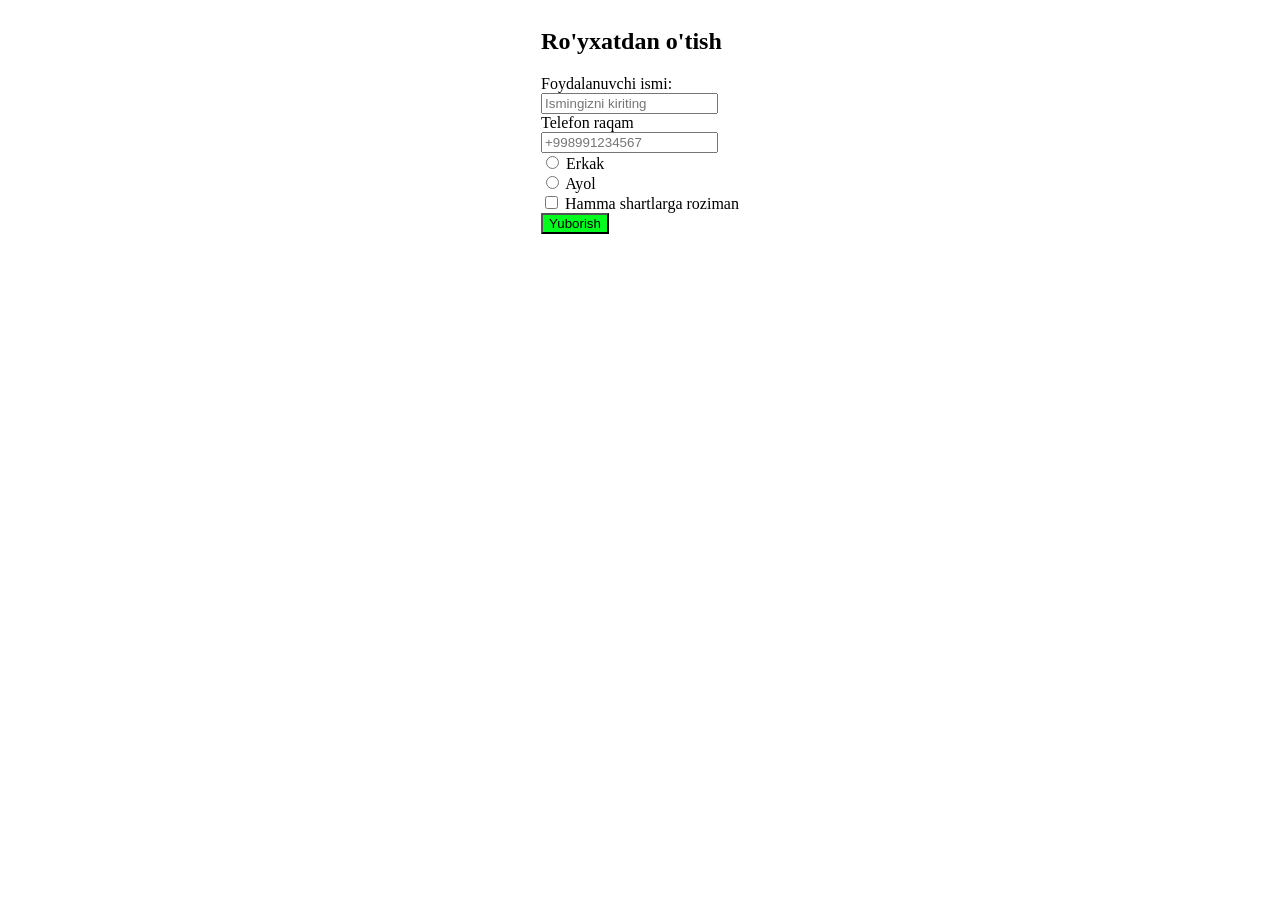
<file: 1-dars/Uyga vazifa/index.html>
<!DOCTYPE html>
<html>
    <head>
        <title>Css dan foydalanish</title>
        <link rel="stylesheet" href="style.css">
        <style>
            button {
         background-color: red;
         }

            .yuborish-btn {
         background-color: rgb(0, 255, 30);
         }
        </style>
    </head>
    <body style="display: flex; justify-content: center; align-items: center; min-height: 100px">
        <div class="register-card">
            <form>
                <h2>Ro'yxatdan o'tish</h2>
                <label for="name">Foydalanuvchi ismi:</label><br>
                <input type="text" placeholder="Ismingizni kiriting"><br>

                <label for="tel">Telefon raqam</label><br>
                <input type="tel" id="tel-input" placeholder="+998991234567"><br>

                <input type="radio" id="erkak" name="jins" value="erkak">
                <label for="erkak">Erkak</label><br>

                <input type="radio" id="ayol" name="jins" value="ayol">
                <label for="ayol">Ayol</label><br>

                <input type="checkbox" id="shartlar">
                <label for="shartlar">Hamma shartlarga roziman</label><br>

                <button type="submit" class="yuborish-btn">Yuborish</button>
            </form>

        </div>
    </body>
</html>
</file>
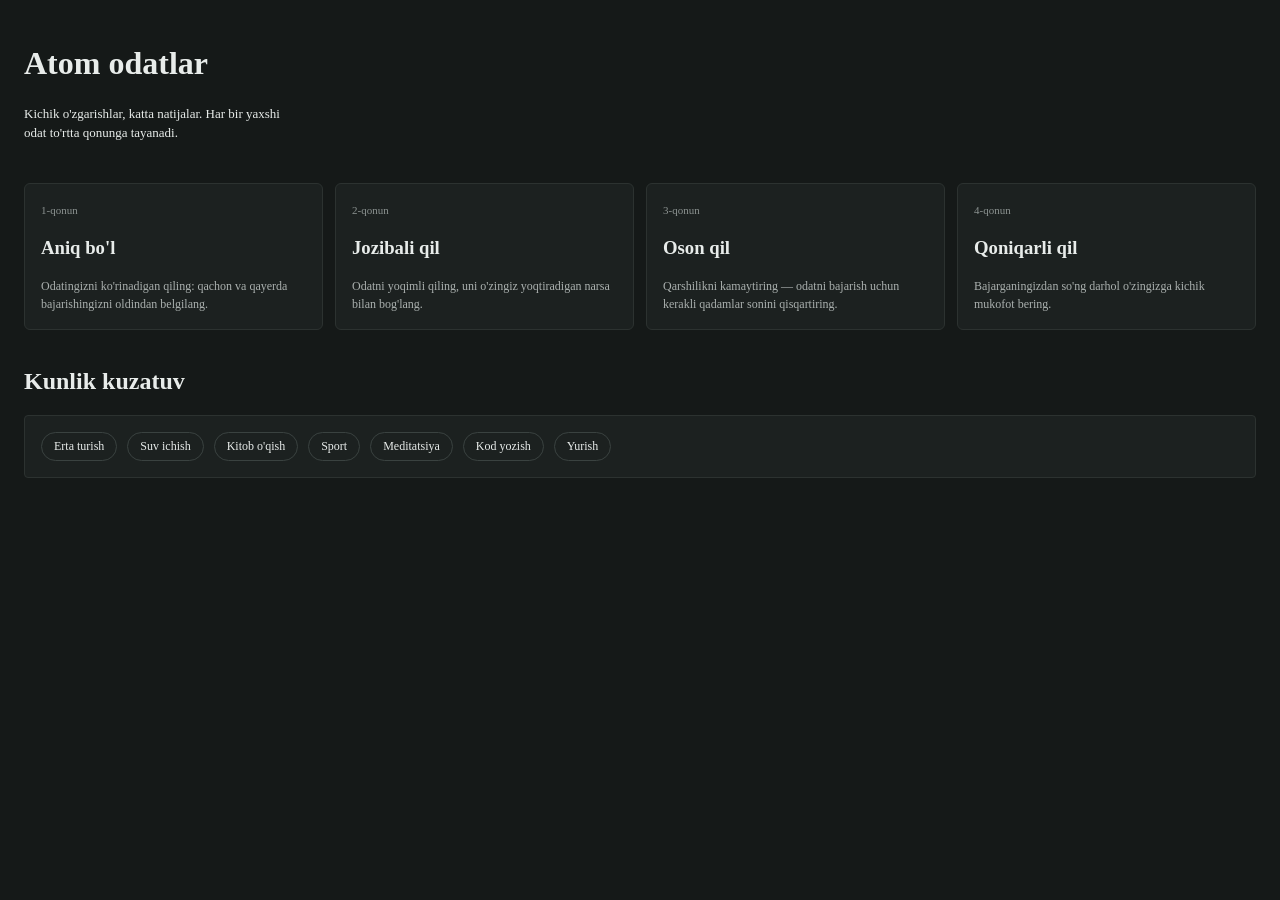
<file: 7-dars/classwork/index.html>
<!DOCTYPE html>
<html lang="uz">
<head>
<meta charset="UTF-8">
<meta name="viewport" content="width=device-width, initial-scale=1">
<title>Atom odatlar</title>
<link rel="stylesheet" href="style.css">
</head>
<body>
  <h1>Atom odatlar</h1>
  <p class="boshi">Kichik o'zgarishlar, katta natijalar. Har bir yaxshi odat to'rtta qonunga tayanadi.</p>

  <section class="joylashuv">
    <article class="blok">
      <small>1-qonun</small>
      <h3>Aniq bo'l</h3>
      <p>Odatingizni ko'rinadigan qiling: qachon va qayerda bajarishingizni oldindan belgilang.</p>
    </article>
    <article class="blok">
      <small>2-qonun</small>
      <h3>Jozibali qil</h3>
      <p>Odatni yoqimli qiling, uni o'zingiz yoqtiradigan narsa bilan bog'lang.</p>
    </article>
    <article class="blok">
      <small>3-qonun</small>
      <h3>Oson qil</h3>
      <p>Qarshilikni kamaytiring — odatni bajarish uchun kerakli qadamlar sonini qisqartiring.</p>
    </article>
    <article class="blok">
      <small>4-qonun</small>
      <h3>Qoniqarli qil</h3>
      <p>Bajarganingizdan so'ng darhol o'zingizga kichik mukofot bering.</p>
    </article>
  </section>

  <br>
  <h2>Kunlik kuzatuv</h2>
  <div class="past">
    <span class="ichi">Erta turish</span>
    <span class="ichi">Suv ichish</span>
    <span class="ichi">Kitob o'qish</span>
    <span class="ichi">Sport</span>
    <span class="ichi">Meditatsiya</span>
    <span class="ichi">Kod yozish</span>
    <span class="ichi">Yurish</span>
  </div>

</body>
</html>
</file>
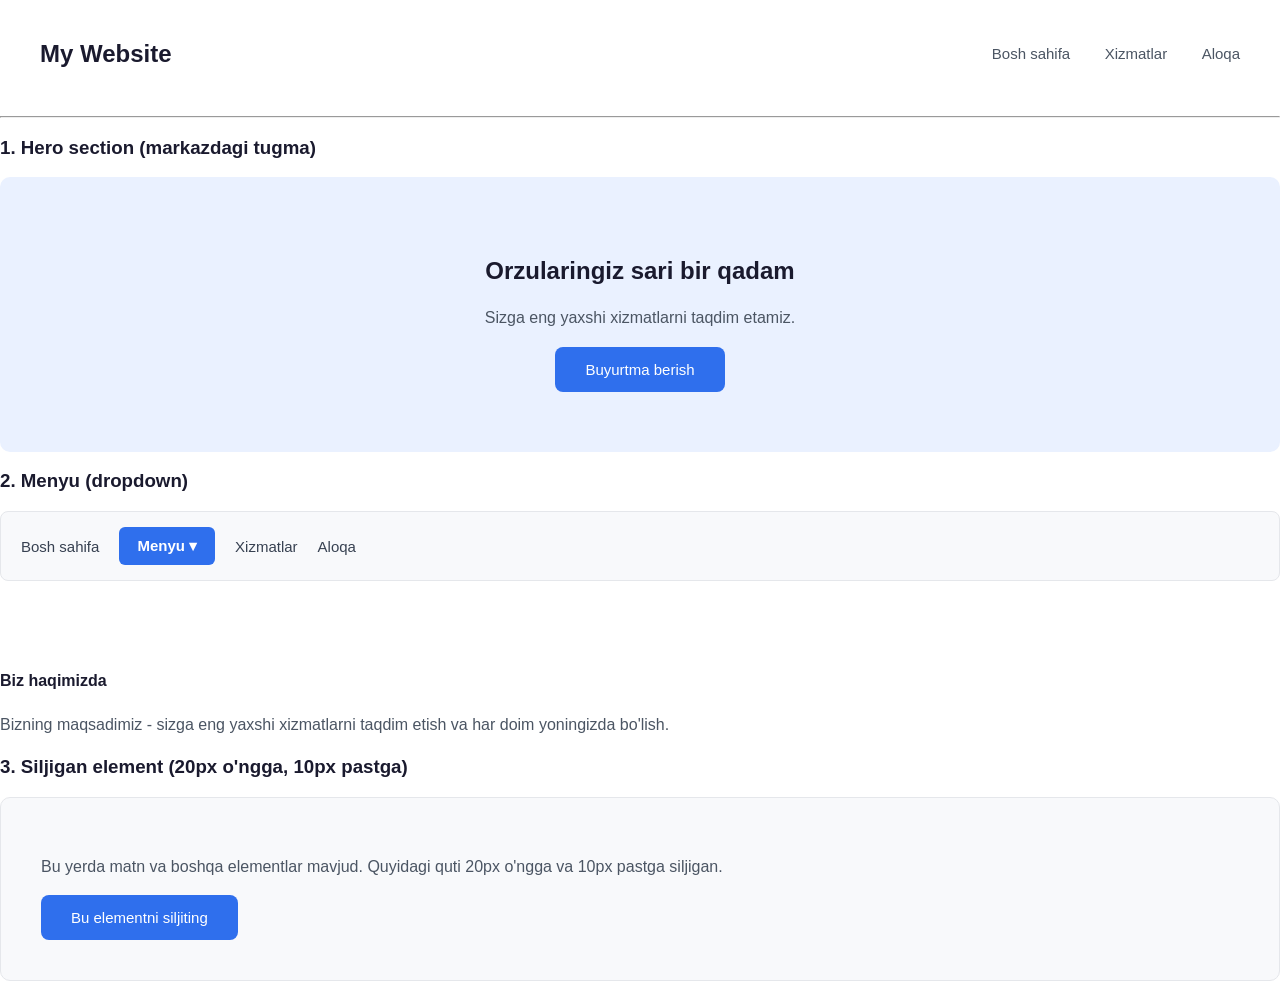
<file: 8-dars/hometask/index.html>
<!DOCTYPE html>
<html lang="uz">
<head>
<meta charset="UTF-8">
<meta name="viewport" content="width=device-width, initial-scale=1.0">
<title>My Website</title>
<link rel="stylesheet" href="style.css">
</head>
<body>

    <header class="main-header">
        <div><h2>My Website</h2></div>
        <nav class="navbar">
            <a href="#">Bosh sahifa</a>
            <a href="#">Xizmatlar</a>
            <a href="#">Aloqa</a>
        </nav>
    </header><hr>
    <div>
        <h3>1. Hero section (markazdagi tugma)</h3>
        <section class="hero">
            <h1>Orzularingiz sari bir qadam</h1>
            <p>Sizga eng yaxshi xizmatlarni taqdim etamiz.</p>
            <button class="btn-primary">Buyurtma berish</button>
        </section>
    </div>
    <div>
        <h3>2. Menyu (dropdown)</h3>
        <div class="menu-bar">
            <a href="#">Bosh sahifa</a>
            <div class="dropdown">
                <button class="dropdown-toggle">
                    Menyu ▾
                </button>
                <ul class="dropdown-menu">
                    <li><a href="#">Bo'lim A</a></li>
                    <li><a href="#">Bo'lim B</a></li>
                </ul>
            </div>
            <a href="#">Xizmatlar</a>
            <a href="#">Aloqa</a>
        </div>

        <div class="about">
            <h4>Biz haqimizda</h4>
            <p>Bizning maqsadimiz - sizga eng yaxshi xizmatlarni taqdim etish va har doim yoningizda bo'lish.</p>
        </div>
    </div>
    <div>
        <h3>3. Siljigan element (20px o'ngga, 10px pastga)</h3>
        <div class="shift-box">
            <p>Bu yerda matn va boshqa elementlar mavjud. Quyidagi quti 20px o'ngga va 10px pastga siljigan.</p>
            <button class="btn-primary ">Bu elementni siljiting</button>
        </div>
    </div>

</body>
</html>
</file>
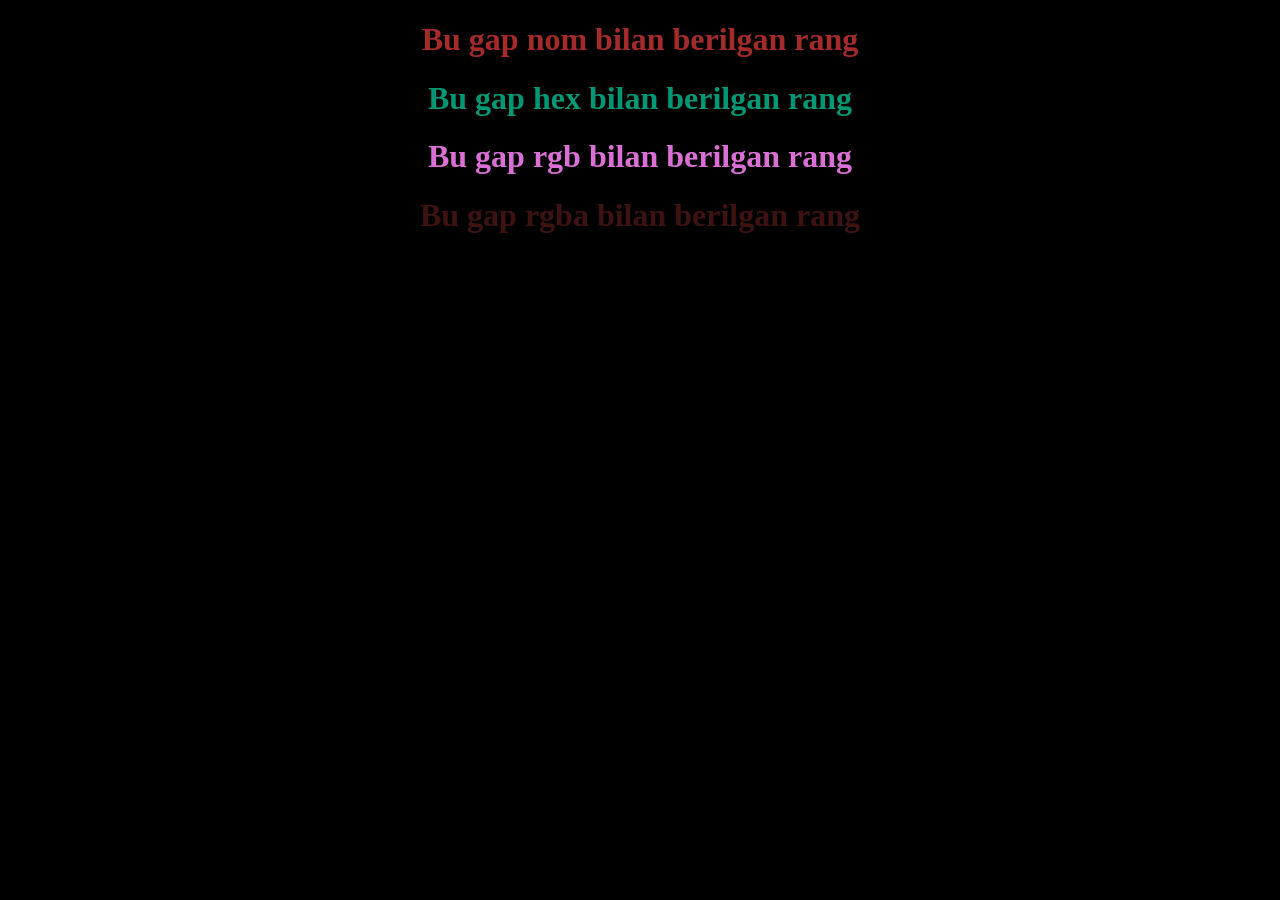
<file: 2-dars/Uyga vazifa 2-dars/Rang.html>
<!DOCTYPE html>
<html lang="en">
<head>
    <meta charset="UTF-8">
    <meta name="viewport" content="width=device-width, initial-scale=1.0">
    <title>Ranglar bilan ishlash</title>
    <style>
     .rang1{
        color: brown;
    }
    .rang2{
        color: #009874;
    }
    .rang3{
        color: rgb(218,112,214)
    }
    .rang4{
        color: rgba(158, 44, 44, 0.4);
    }
    </style>
</head>
<body style="background-color: black;">
   <div class="rang1">
    <h1 style="display: flex; justify-content: center; align-items: center;">Bu gap nom bilan berilgan rang</h1>
   </div>
   <div class="rang2">
    <h1 style="display: flex; justify-content: center; align-items: center;">Bu gap hex bilan berilgan rang</h1>
   </div>
   <div class="rang3">
    <h1 style="display: flex; justify-content: center; align-items: center;">Bu gap rgb bilan berilgan rang</h1>
   </div>
   <div class="rang4">
    <h1 style="display: flex; justify-content: center; align-items: center;">Bu gap rgba bilan berilgan rang</h1>
    </div>
</body>
</html>
</file>
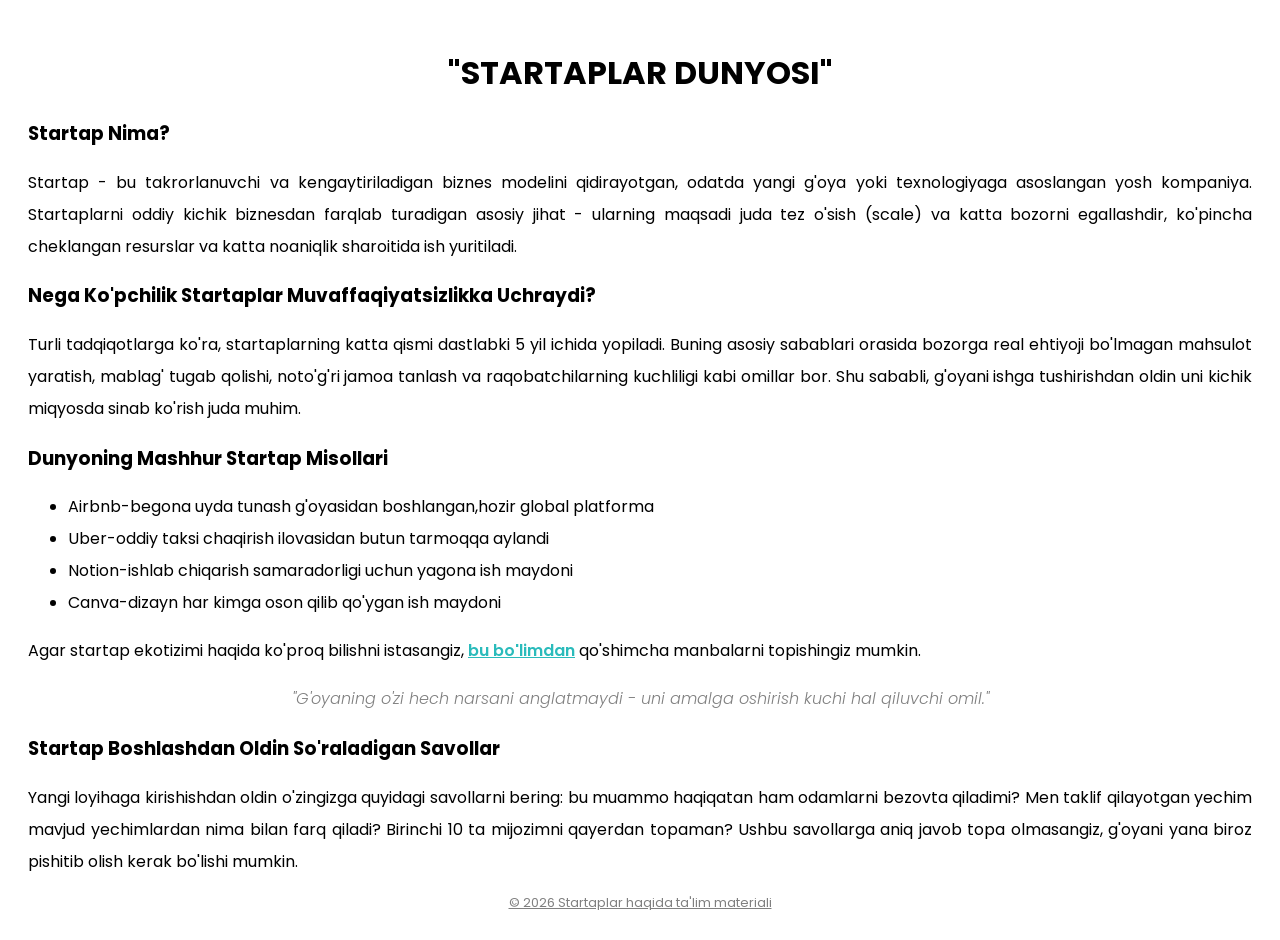
<file: 3-dars/Uyga vazifa/Matn va shrift.html>
<!DOCTYPE html>
<html lang="en">
<head>
    <meta charset="UTF-8">
    <meta name="viewport" content="width=device-width, initial-scale=1.0">
    <title>Namuna</title>
    <link rel="preconnect" href="https://fonts.googleapis.com">
    <link rel="preconnect" href="https://fonts.gstatic.com" crossorigin>
    <link href="https://fonts.googleapis.com/css2?family=Montserrat:ital,wght@0,100..900;1,100..900&family=Poppins:ital,wght@0,100;0,200;0,300;0,400;0,500;0,600;0,700;0,800;0,900;1,100;1,200;1,300;1,400;1,500;1,600;1,700;1,800;1,900&display=swap" rel="stylesheet">
    <style>
        body{
            font-family:  "Poppins", curving;
            padding: 20px;
        }
        h1{
            font-family:  "Poppins", curving;
            font-weight: 700;
            text-transform: uppercase;
            text-align: center;
        }
        p{
            line-height: 2;
            text-align: justify;
        }
        a{
            color:rgba(38, 186, 186, 0.979);
            font-weight: 600;
            
            
        }
        .manoligap{
            color: grey;
            text-align: center;
            font-weight: 300;
        }
        footer{
            color: grey;
            font-size: 0.8rem;
            text-decoration: underline;
            text-align: center;
        }
    </style>
</head>
<body>
    <h1>"Startaplar dunyosi"</h1>
    <h3><b>Startap Nima?</b></h3>
    <p>
        Startap - bu takrorlanuvchi va kengaytiriladigan biznes modelini qidirayotgan, odatda
        yangi g'oya yoki texnologiyaga asoslangan yosh kompaniya. Startaplarni oddiy kichik
        biznesdan farqlab turadigan asosiy jihat - ularning maqsadi juda tez o'sish (scale) va
        katta bozorni egallashdir, ko'pincha cheklangan resurslar va katta noaniqlik sharoitida
        ish yuritiladi.
    </p>
    <h3>Nega Ko'pchilik Startaplar Muvaffaqiyatsizlikka Uchraydi?</h3>
    <p>
        Turli tadqiqotlarga ko'ra, startaplarning katta qismi dastlabki 5 yil ichida yopiladi.
        Buning asosiy sabablari orasida bozorga real ehtiyoji bo'lmagan mahsulot yaratish,
        mablag' tugab qolishi, noto'g'ri jamoa tanlash va raqobatchilarning kuchliligi kabi
        omillar bor. Shu sababli, g'oyani ishga tushirishdan oldin uni kichik miqyosda sinab
        ko'rish juda muhim.
    </p>
    <h3>Dunyoning Mashhur Startap Misollari</h3>
    <p>
        <ul style="line-height: 2;">
            <li>Airbnb-begona uyda tunash g'oyasidan boshlangan,hozir global platforma</li>
            <li>Uber-oddiy taksi chaqirish ilovasidan butun tarmoqqa aylandi</li>
            <li>Notion-ishlab chiqarish samaradorligi uchun yagona ish maydoni</li>
            <li>Canva-dizayn har kimga oson qilib qo'ygan ish maydoni</li>
        </ul>
    </p>
    <p>
        Agar startap ekotizimi haqida ko'proq bilishni istasangiz, <a href=" # "> bu bo'limdan</a> qo'shimcha
        manbalarni topishingiz mumkin.</p>
        <p class="manoligap"> <i>
            "G'oyaning o'zi hech narsani anglatmaydi - uni amalga oshirish kuchi hal
            qiluvchi omil."
         </i></p>
    <h3>Startap Boshlashdan Oldin So'raladigan Savollar</h3>
    <p>
        Yangi loyihaga kirishishdan oldin o'zingizga quyidagi savollarni bering: bu muammo
        haqiqatan ham odamlarni bezovta qiladimi? Men taklif qilayotgan yechim mavjud
        yechimlardan nima bilan farq qiladi? Birinchi 10 ta mijozimni qayerdan topaman?
        Ushbu savollarga aniq javob topa olmasangiz, g'oyani yana biroz pishitib olish kerak
        bo'lishi mumkin.
    </p>
    <footer>
        &copy; 2026 Startaplar haqida ta'lim materiali
    </footer>
</body>
</html>
</file>
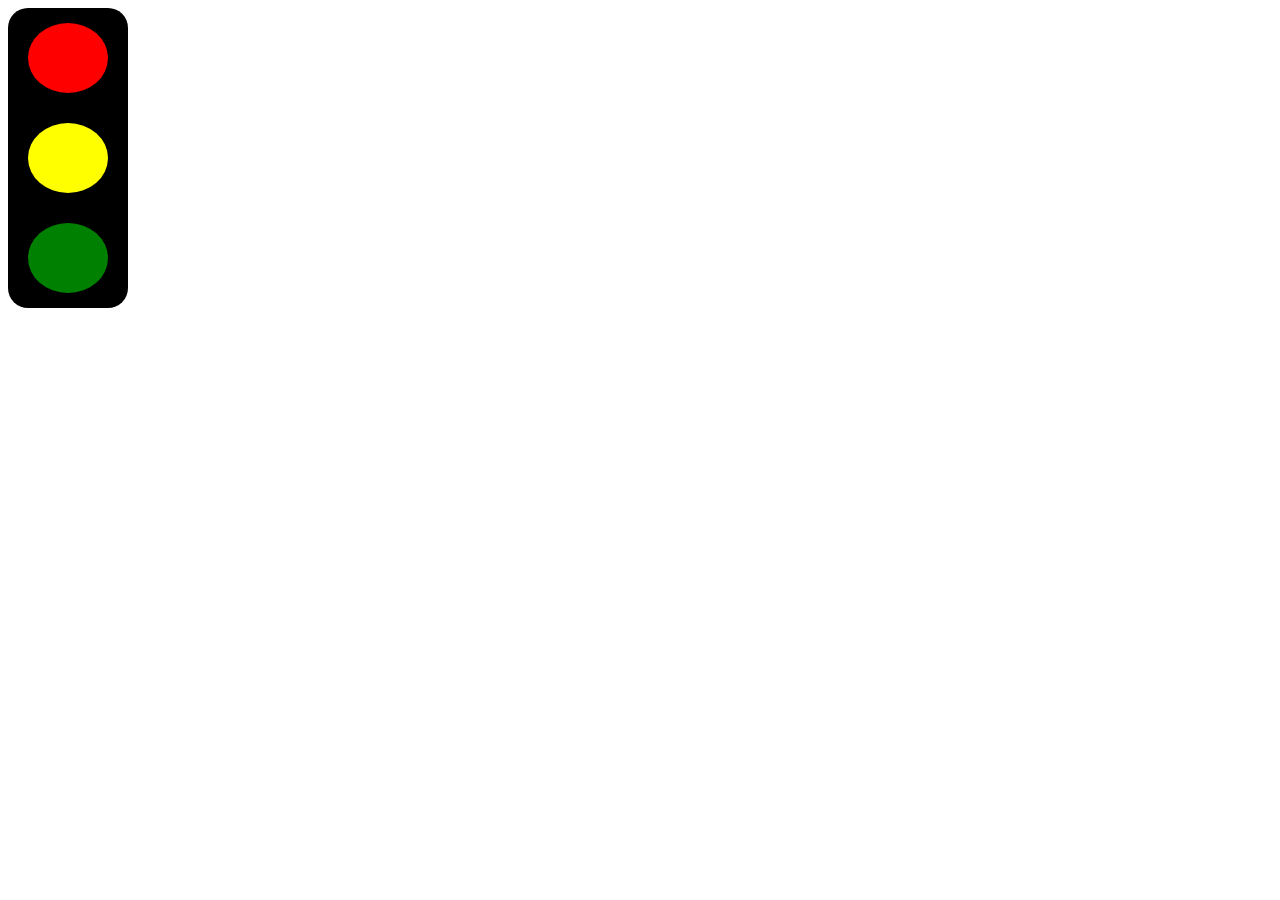
<file: 4-dars/h.w/margin,border.html>
<!DOCTYPE html>
<html lang="en">
<head>
    <meta charset="UTF-8">
    <meta name="viewport" content="width=device-width, initial-scale=1.0">
    <title>Svetofor</title>
    <style>
        .svetofor{
            width: 120px;
            border-radius: 20px;
            background-color: black;
            display: flex;
            align-items: center;
            height: 300px;
            flex-direction: column;

        }
        .chiroq{
            box-sizing: border-box;
            width: 80px;
            height: 80px;
            border-radius: 50%;
            margin: 15px;
        }
        .qizil{background-color: red;
        }
        .sariq{background-color: yellow;
        }
        .yashil{background-color: green;
        }
    </style>
</head>
<body>
    <div class="svetofor">
        <div class=" chiroq qizil"></div>
        <div class=" chiroq sariq"></div>
        <div class=" chiroq yashil"></div>
    </div>
</body>
<!-- (3*80px)+(2*margin:15px)=270px -->
</html>
</file>
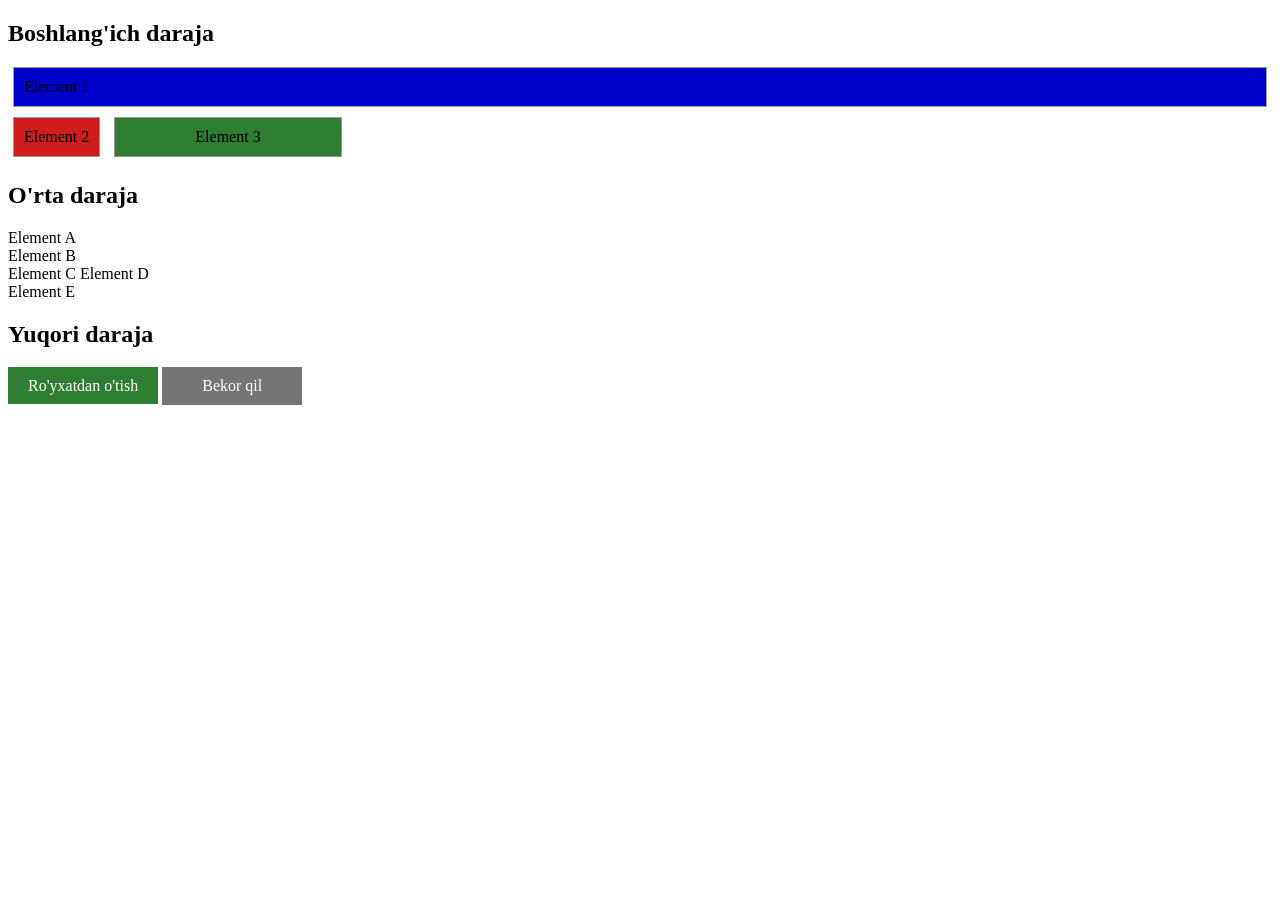
<file: 5-dars/classwork/amaliyot.html>
<!DOCTYPE html>
<html lang="en">
<head>
    <meta charset="UTF-8">
    <meta name="viewport" content="width=device-width, initial-scale=1.0">
    <title>Daraja</title>
    <style>
       .item { background: #eee; border: 1px solid #999; padding: 10px; margin: 5px;
     }


        .item1 { 
            background-color: mediumblue;

        }
        .item2 {
            display: inline-block;
            background-color: #cf1d1d;
         }
        .item3 {
            display: inline-block;
            background-color: #2e7d32;
            padding: 10px 80px;
         }
        .item4{
            display: none;
        }
        .el1 {

        }
        .el2 {}
        .el3 {
            display: inline-block;
        }
        .el4 {
            display: inline-block;
        }
        .el5{}

        .btn {
            padding: 10px 20px;
            text-align: center;
            color: white;
        }
        .btn-primary { 
            background: #2e7d32;
            display: inline;
            width: 100px;
        }
        .btn-secondary {
            background: #757575;
            display: inline-block;
            width: 100px;
        } 
    </style>
</head>
<body>
    <h2>Boshlang'ich daraja</h2>
<div class="item item1">Element 1</div>
<div class="item item2">Element 2</div>
<div class="item item3">Element 3</div>
<div class="item item4">Element 4</div>

<h2>O'rta daraja</h2>
<div class="el1">Element A</div>
<div class="el2">Element B</div>
<div class="el3">Element C</div>
<div class="el4">Element D</div>
<div class="el5">Element E</div>

<h2>Yuqori daraja</h2>
<div class="btn btn-primary">Ro'yxatdan o'tish</div>
<div class="btn btn-secondary">Bekor qil
</body>
</html>
</file>
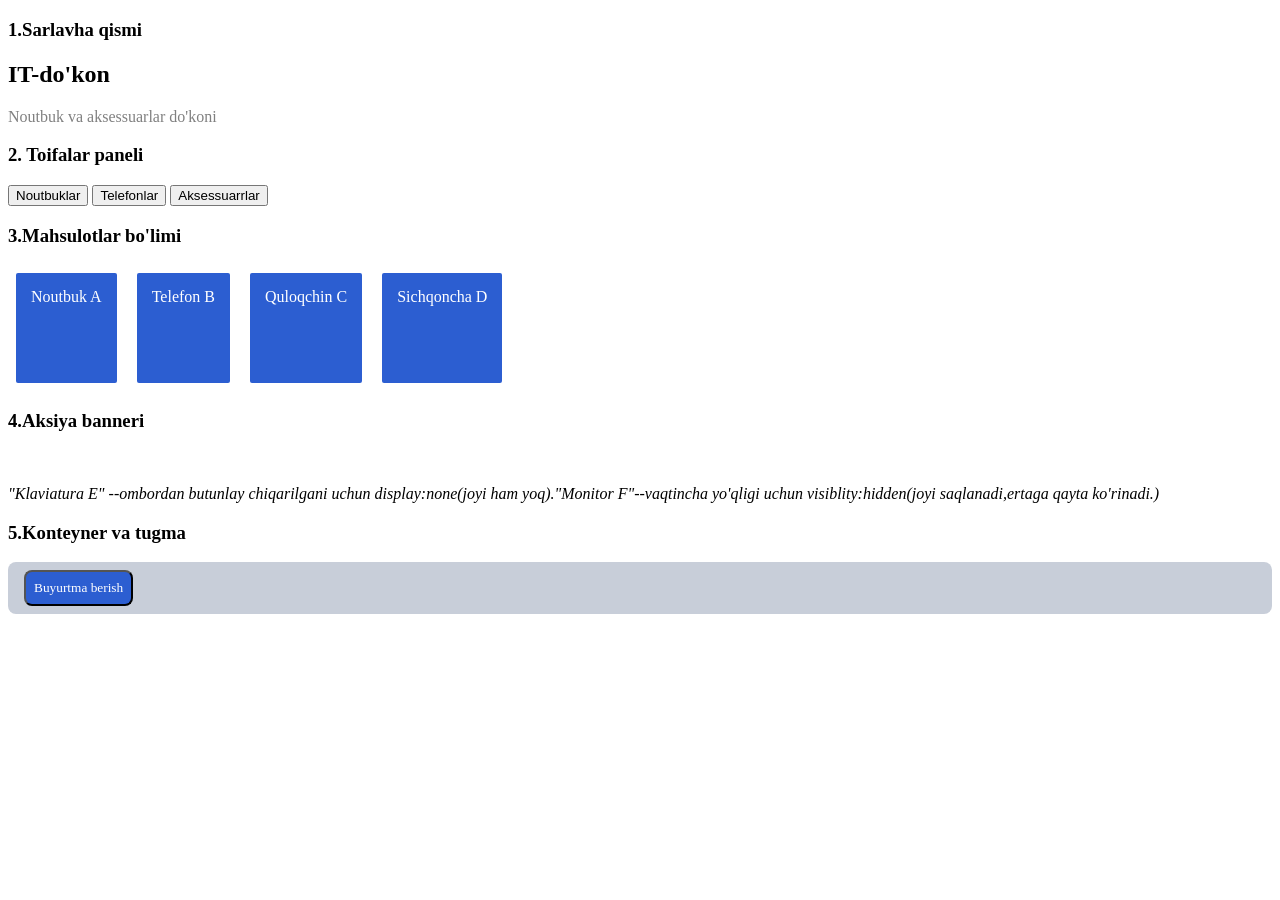
<file: 5-dars/uyga vazifa/block.inline.html>
<!DOCTYPE html>
<html lang="en">
<head>
    <meta charset="UTF-8">
    <meta name="viewport" content="width=device-width, initial-scale=1.0">
    <title>IT-do'kon</title>
    <style>
        body{
            font-family: Cambria, Cochin, Georgia, Times, 'Times New Roman', serif;
        }
        .kulrang{
            color: gray;
            display: inline;
        }
        .inline{
            display: inline;
        }
        .block2{
            display: inline-block;
            background-color: rgb(44, 94, 209);
            border-radius: 2px;
            margin: 8px;
            padding: 15px;
            height: 80px;
            color: white;           
        }
        .banner{
            visibility: hidden;
        }
        .konteyner{
            background-color: #c8ced9;             
            font-size: 14px;           
            padding: 8px 16px;
            border-radius: 8px;
        }
        .kok{
            background-color: rgb(44, 94, 209);
            border-radius: 8px;
            color: white;
            font-family: Cambria, Cochin, Georgia, Times, 'Times New Roman', serif;
            padding: 8px;
        }
    </style>
</head>
<body>
    <h3>1.Sarlavha qismi</h3>
    <div>
        <h2>IT-do'kon</h2>
        <p class="kulrang">Noutbuk va aksessuarlar do'koni</p>
    </div>
        <h3>2. Toifalar paneli</h3>
        <div class="inline">
            <button class="btn">Noutbuklar</button>
            <button class="btn">Telefonlar</button>
            <button class="btn">Aksessuarrlar</button>
        </div>
        <h3> 3.Mahsulotlar bo'limi</h3>
            <div class="block2">Noutbuk A</div>
            <div class="block2">Telefon B</div>
            <div class="block2">Quloqchin C</div>
            <div class="block2">Sichqoncha D</div>
            <h3>4.Aksiya banneri</h3>
            <div class="banner">
                "Klaviatura E" --ombordan butunlay chiqarilgani uchun
                display:none(joyi ham yoq)."Monitor F"--vaqtincha yo'qligi
                uchun visiblity:hidden(joyi saqlanadi,ertaga qayta ko'rinadi.)
            </div>
            <p><i>
                "Klaviatura E" --ombordan butunlay chiqarilgani uchun
                display:none(joyi ham yoq)."Monitor F"--vaqtincha yo'qligi
                uchun visiblity:hidden(joyi saqlanadi,ertaga qayta ko'rinadi.)
            </i>
            </p>
        <h3> 5.Konteyner va tugma</h3>
        <div class="konteyner">
            <button type="submit" class="kok">
                Buyurtma berish
            </button>
        </div>
        
</body>
</html>
</file>
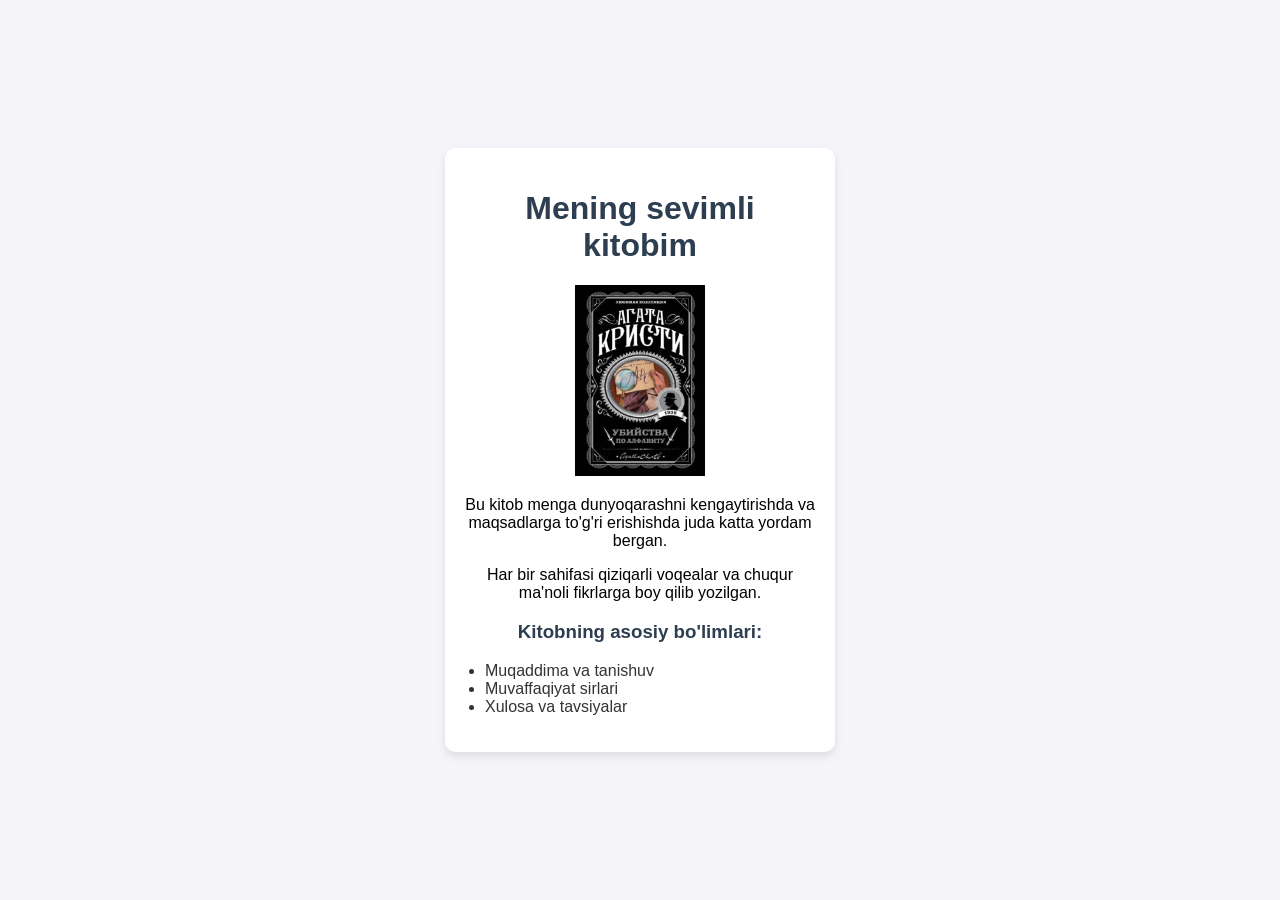
<file: 1-dars/Uyga vazifa/2-topshiriq/2-topshiriq.html>
<!DOCTYPE html>
<html lang="uz">
<head>
    <meta charset="UTF-8">
    <meta name="viewport" content="width=device-width, initial-scale=1.0">
    <title>Mening Kartochkam</title>
    <link rel="stylesheet" href="style.css">
</head>
<body style="display: flex; justify-content: center; align-items: center; min-height: 100px">
    <div id="main-card">
        <h1>Mening sevimli kitobim</h1>
        <img src="agata-kristi-onta-negr-bolasi-204x300.jpg" width="130" alt="Kitob rasmi">
        <p class="text">Bu kitob menga dunyoqarashni kengaytirishda va maqsadlarga to'g'ri erishishda juda katta yordam bergan.</p>
        <p class="text">Har bir sahifasi qiziqarli voqealar va chuqur ma'noli fikrlarga boy qilib yozilgan.</p>
        
        <h3>Kitobning asosiy bo'limlari:</h3>
        <ul>
            <li>Muqaddima va tanishuv</li>
            <li>Muvaffaqiyat sirlari</li>
            <li>Xulosa va tavsiyalar</li>
        </ul>

    </div>

</body>
</html>
</file>
<file: 1-dars/Uyga vazifa/style.css>
button {
    background-color: red;
}

.yuborish-btn {
    background-color: blue;
}
</file>
<file: 7-dars/classwork/style.css>
body {
  margin: 0;
  padding: 24px;
  background: #151918;
  color: #e8ecea;
}

.boshi {
  margin: 0 0 40px;
  width: 280px;
  font-size: 13px;
  line-height: 1.5;
}

.joylashuv {
  display: flex;
  flex-direction: row;
  flex-wrap: wrap;
  justify-content: space-between;
  gap: 12px;
}

.blok {
  flex: 1 1 190px;
  padding: 16px;
  background: #1c2120;
  border: 1px solid #2c3230;
  border-radius: 6px;
}

.blok small {
  color: #8a918f;
  font-size: 11px;
}

.blok p {
  margin: 0;
  font-size: 12px;
  line-height: 1.5;
  color: #aab0ae;
}

.past {
  display: flex;
  flex-wrap: wrap;
  align-content: space-between;
  gap: 10px;
  padding: 16px;
  background: #1c2120;
  border: 1px solid #2c3230;
  border-radius: 4px;
}

.ichi {
  padding: 6px 12px;
  font-size: 12px;
  border: 1px solid #3a4240;
  border-radius: 999px;
}
</file>
<file: 8-dars/hometask/style.css>
body {
        margin: 0;
        font-family: Arial, Helvetica, sans-serif;
        background: #ffffff;
        color: #1a1a2e;
    }
    .main-header {
        display: flex;
        justify-content: space-between;
        align-items: center;
        padding: 20px 40px;
        
    }

    .navbar a {
        color: #4b5563;
        text-decoration: none;
        margin-left: 30px;
        font-size: 15px;
    }
    .hero {
        background: #eaf1ff;
        border-radius: 10px;
        padding: 60px 40px;
        text-align: center;
    }
    .btn-primary {
        background: #2f6fed;
        color: #fff;
        border: none;
        padding: 14px 30px;
        border-radius: 8px;
        font-size: 15px;
     }
    .menu-bar {
        
        display: flex;
        align-items: center;
        gap: 20px;
        background: #f8f9fb;
        border: 1px solid #e5e7eb;
        border-radius: 8px;
        padding: 15px 20px;
        position: relative;
    }

    .menu-bar  a {
        color: #374151;
        text-decoration: none;
        font-size: 15px;
    }

    .dropdown {
        position: relative;
    }

    .dropdown-toggle {
        background: #2f6fed;
        color: #fff;
        border: none;
        padding: 10px 18px;
        border-radius: 6px;
        font-size: 15px;
        font-weight: bold;
        cursor: pointer;
        display: flex;
        align-items: center;
        gap: 6px;
    }

    .dropdown-menu {
        list-style: none;
        margin: 8px 0 0 0;
        padding: 8px 0;
        position: absolute;
        top: 100%;
        left: 0;
        background: #fff;
        border-radius: 8px;
        min-width: 160px;
        display : none;
        
    }

    .dropdown.open .dropdown-menu {
        display: block;
    }

    .dropdown-menu a {
        display: block;
        padding: 10px 18px;
        color: #374151;
        text-decoration: none;
        font-size: 15px;
    }
    .about {
        padding-top: 70px;
    }
    .shift-box {
        background: #f8f9fb;
        border: 1px solid #e5e7eb;
        border-radius: 10px;
        padding: 40px;
    }
    p{
        line-height: 1.6;
        color: #4b5563;
    }
</file>
<file: 1-dars/Uyga vazifa/2-topshiriq/style.css>
body {
    background-color: #f4f4f9;
    font-family: Arial, sans-serif;
    display: flex;
    justify-content: center;
    align-items: center;
    height: 100vh;
    margin: 0;
}


#main-card {
    background-color: #ffffff;
    border-radius: 10px;
    box-shadow: 0 4px 8px rgba(0, 0, 0, 0.1);
    padding: 20px;
    width: 350px;
    text-align: center;
}


h1, h3 {
    color: #2c3e50;
}


ul {
    text-align: left;
    color: #333;
    padding-left: 20px;
}
</file>
